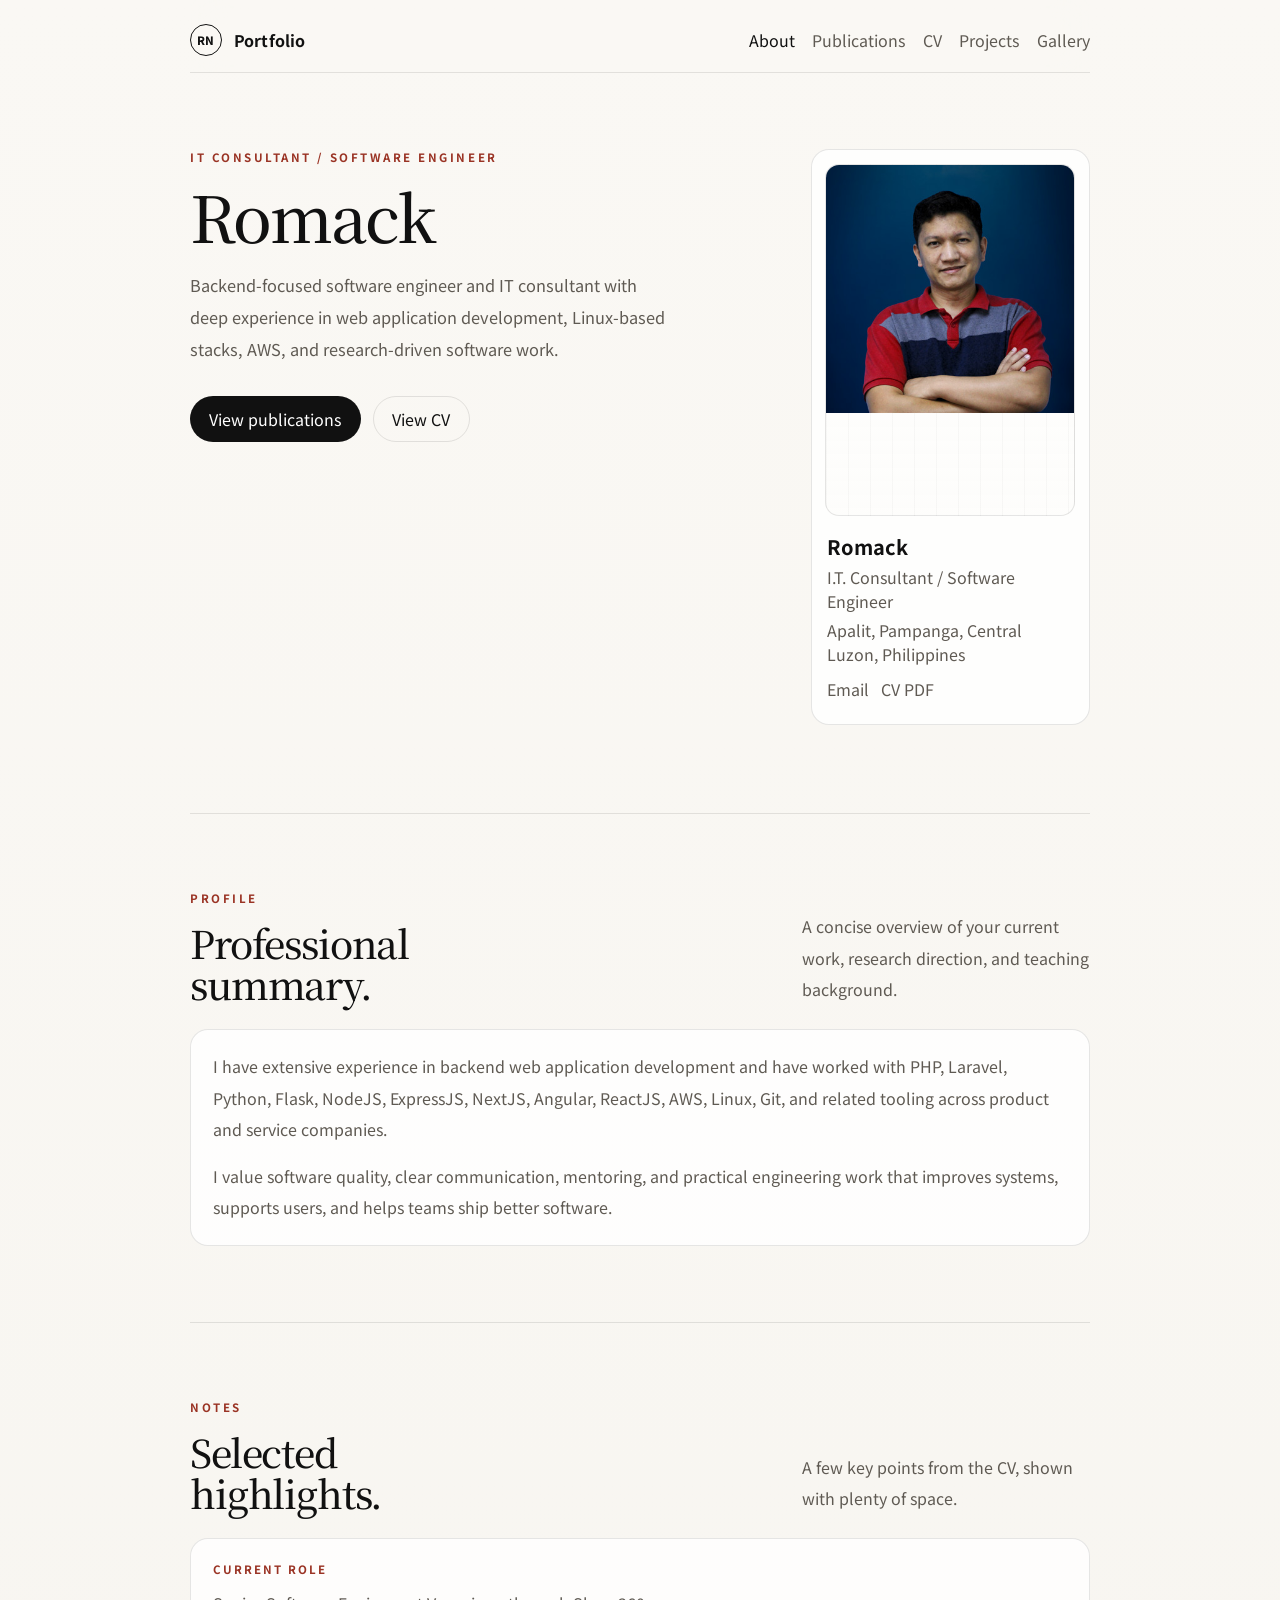
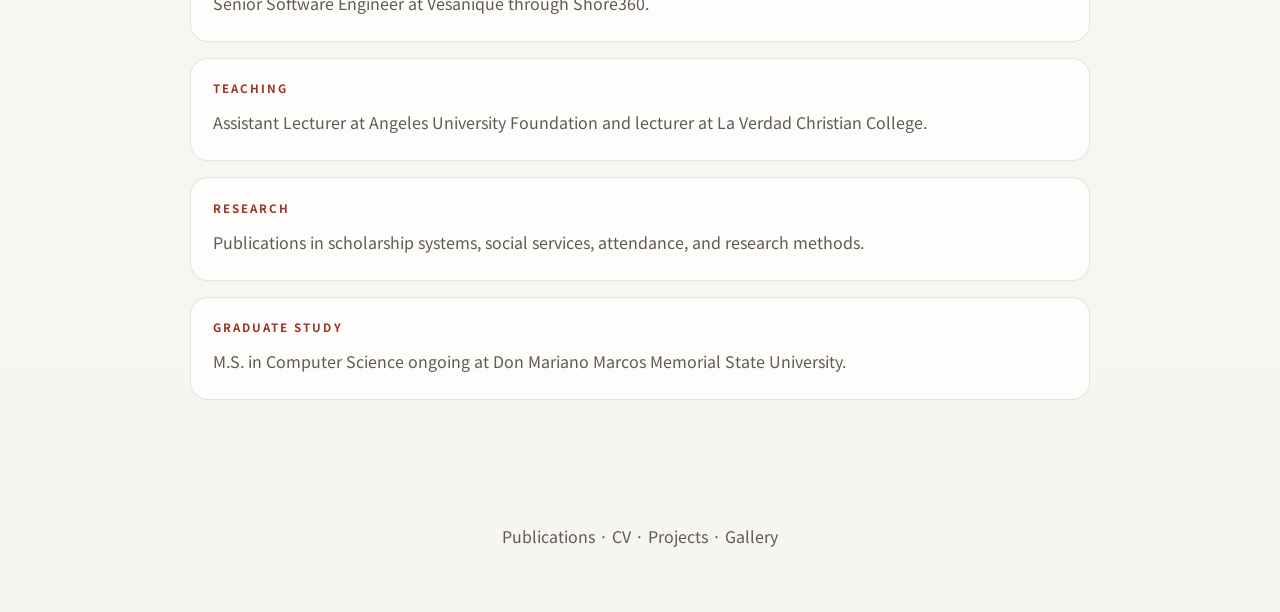
<file: index.html>
<!DOCTYPE html>
<html lang="en">
  <head>
    <meta charset="UTF-8" />
    <meta name="viewport" content="width=device-width, initial-scale=1.0" />
    <meta
      name="description"
      content="A minimalist portfolio and CV inspired by a spacious editorial layout."
    />
    <title>About | Portfolio</title>
    <link rel="preconnect" href="https://fonts.googleapis.com" />
    <link rel="preconnect" href="https://fonts.gstatic.com" crossorigin />
    <link
      href="https://fonts.googleapis.com/css2?family=Noto+Sans+JP:wght@400;500;700;900&family=Noto+Serif+JP:wght@400;500;600;700&display=swap"
      rel="stylesheet"
    />
    <link rel="stylesheet" href="styles.css" />
  </head>
  <body>
    <header class="topbar">
      <a class="brand" href="index.html">
        <span class="brand-mark">RN</span>
        <span class="brand-text">Portfolio</span>
      </a>
      <nav class="nav">
        <a href="index.html" aria-current="page">About</a>
        <a href="publications.html">Publications</a>
        <a href="cv.html">CV</a>
        <a href="projects.html">Projects</a>
        <a href="gallery.html">Gallery</a>
      </nav>
    </header>

    <main>
      <section class="section hero">
        <div class="hero-copy reveal">
          <p class="eyebrow">IT Consultant / Software Engineer</p>
          <h1>Romack</h1>
          <p class="lede">
            Backend-focused software engineer and IT consultant with deep experience in web
            application development, Linux-based stacks, AWS, and research-driven software work.
          </p>
          <div class="hero-actions">
            <a class="button primary" href="publications.html">View publications</a>
            <a class="button secondary" href="cv.html">View CV</a>
          </div>
        </div>

        <aside class="profile-card reveal">
          <div class="profile-portrait">
            <img src="assets/profile.jpg" alt="Romack Natividad portrait" />
          </div>
          <div class="profile-meta">
            <p class="name">Romack</p>
            <p class="title">I.T. Consultant / Software Engineer</p>
            <p class="location">Apalit, Pampanga, Central Luzon, Philippines</p>
          </div>
          <div class="profile-links">
            <a href="mailto:romacknatividad@gmail.com">Email</a>
            <a
              href="https://drive.google.com/file/d/1XUiBuCfFqcg6ziyeZ5r28GScBcS6tUC1/view?usp=sharing"
              >CV PDF</a
            >
          </div>
        </aside>
      </section>

      <section class="section reveal">
        <div class="section-heading">
          <div>
            <p class="section-label">Profile</p>
            <h2>Professional summary.</h2>
          </div>
          <p class="section-note">
            A concise overview of your current work, research direction, and teaching background.
          </p>
        </div>
        <div class="content-panel">
          <p>
            I have extensive experience in backend web application development and have worked
            with PHP, Laravel, Python, Flask, NodeJS, ExpressJS, NextJS, Angular, ReactJS, AWS,
            Linux, Git, and related tooling across product and service companies.
          </p>
          <p>
            I value software quality, clear communication, mentoring, and practical engineering
            work that improves systems, supports users, and helps teams ship better software.
          </p>
        </div>
      </section>

      <section class="section reveal">
        <div class="section-heading">
          <div>
            <p class="section-label">Notes</p>
            <h2>Selected highlights.</h2>
          </div>
          <p class="section-note">A few key points from the CV, shown with plenty of space.</p>
        </div>
        <div id="highlights" class="highlight-grid"></div>
      </section>
    </main>

    <footer class="footer">
      <p>
        <a href="publications.html">Publications</a> · <a href="cv.html">CV</a> ·
        <a href="projects.html">Projects</a> · <a href="gallery.html">Gallery</a>
      </p>
    </footer>

    <script src="script.js"></script>
  </body>
</html>
</file>
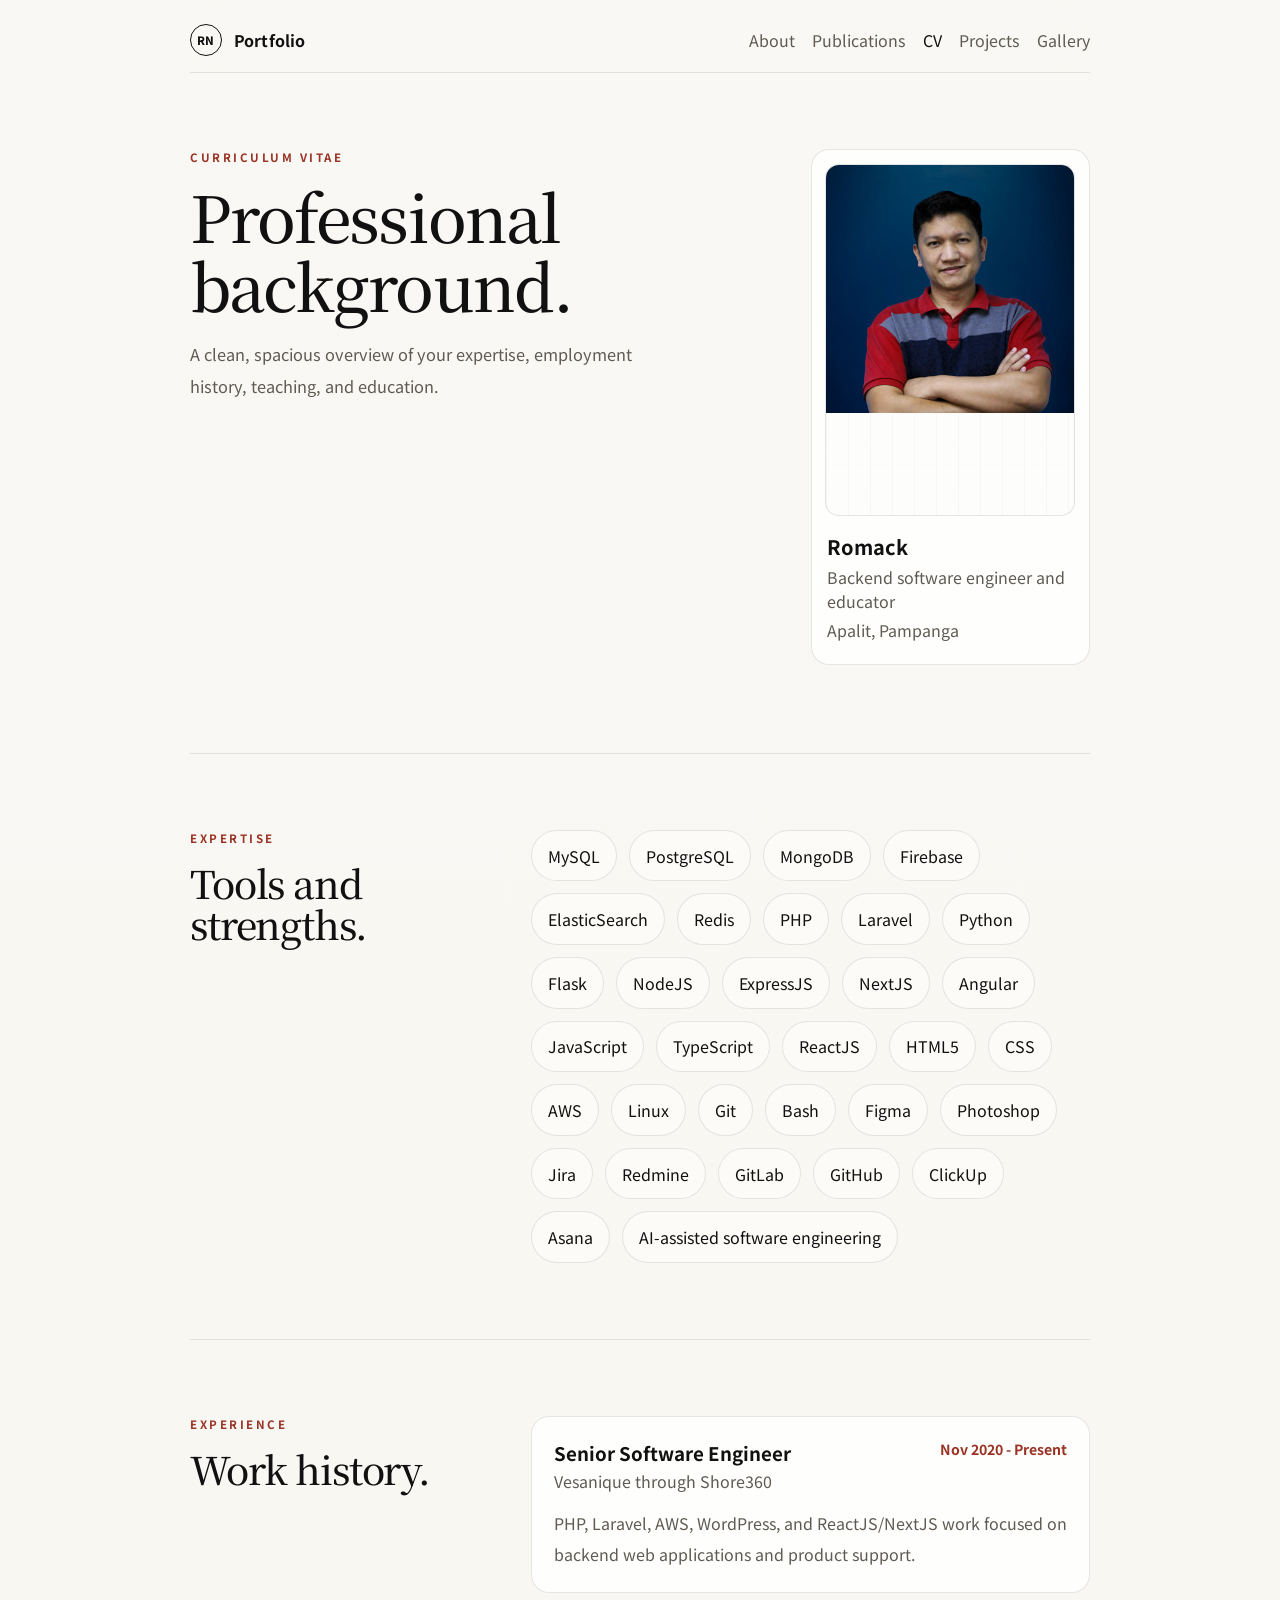
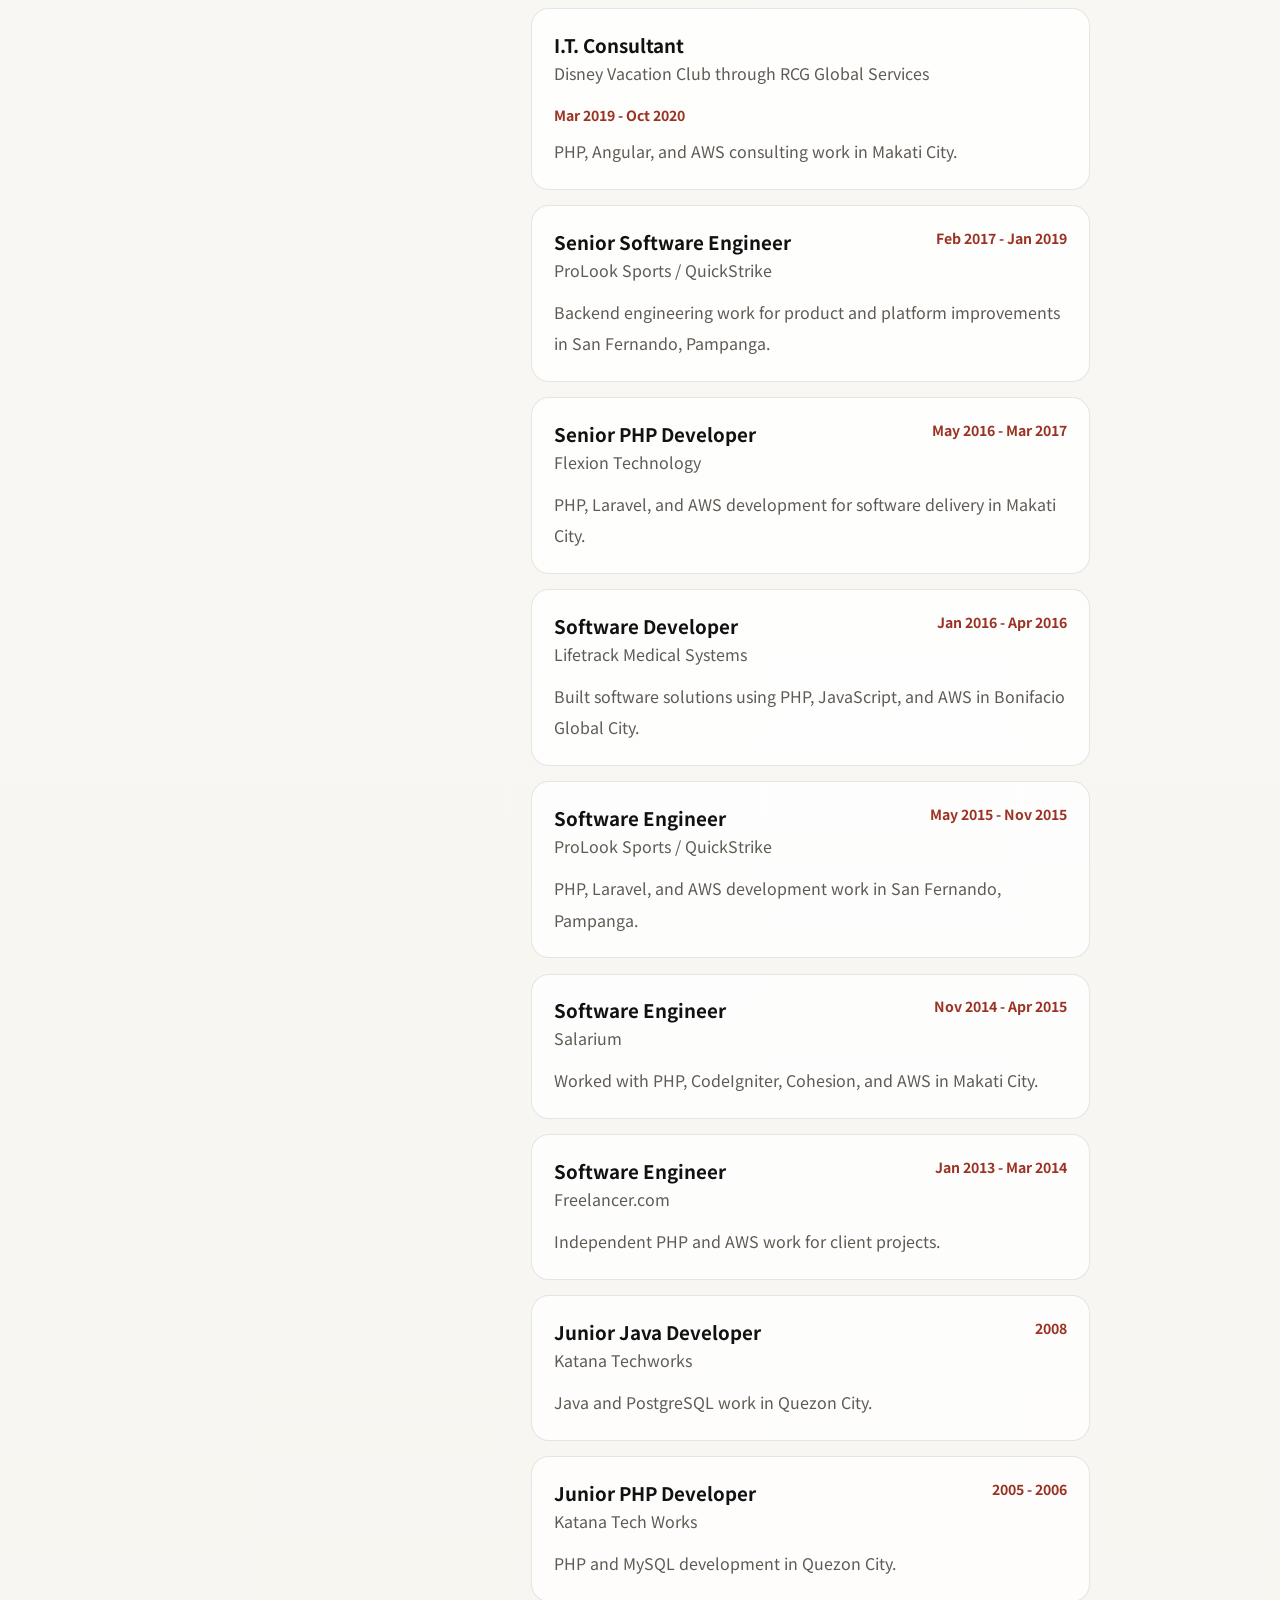
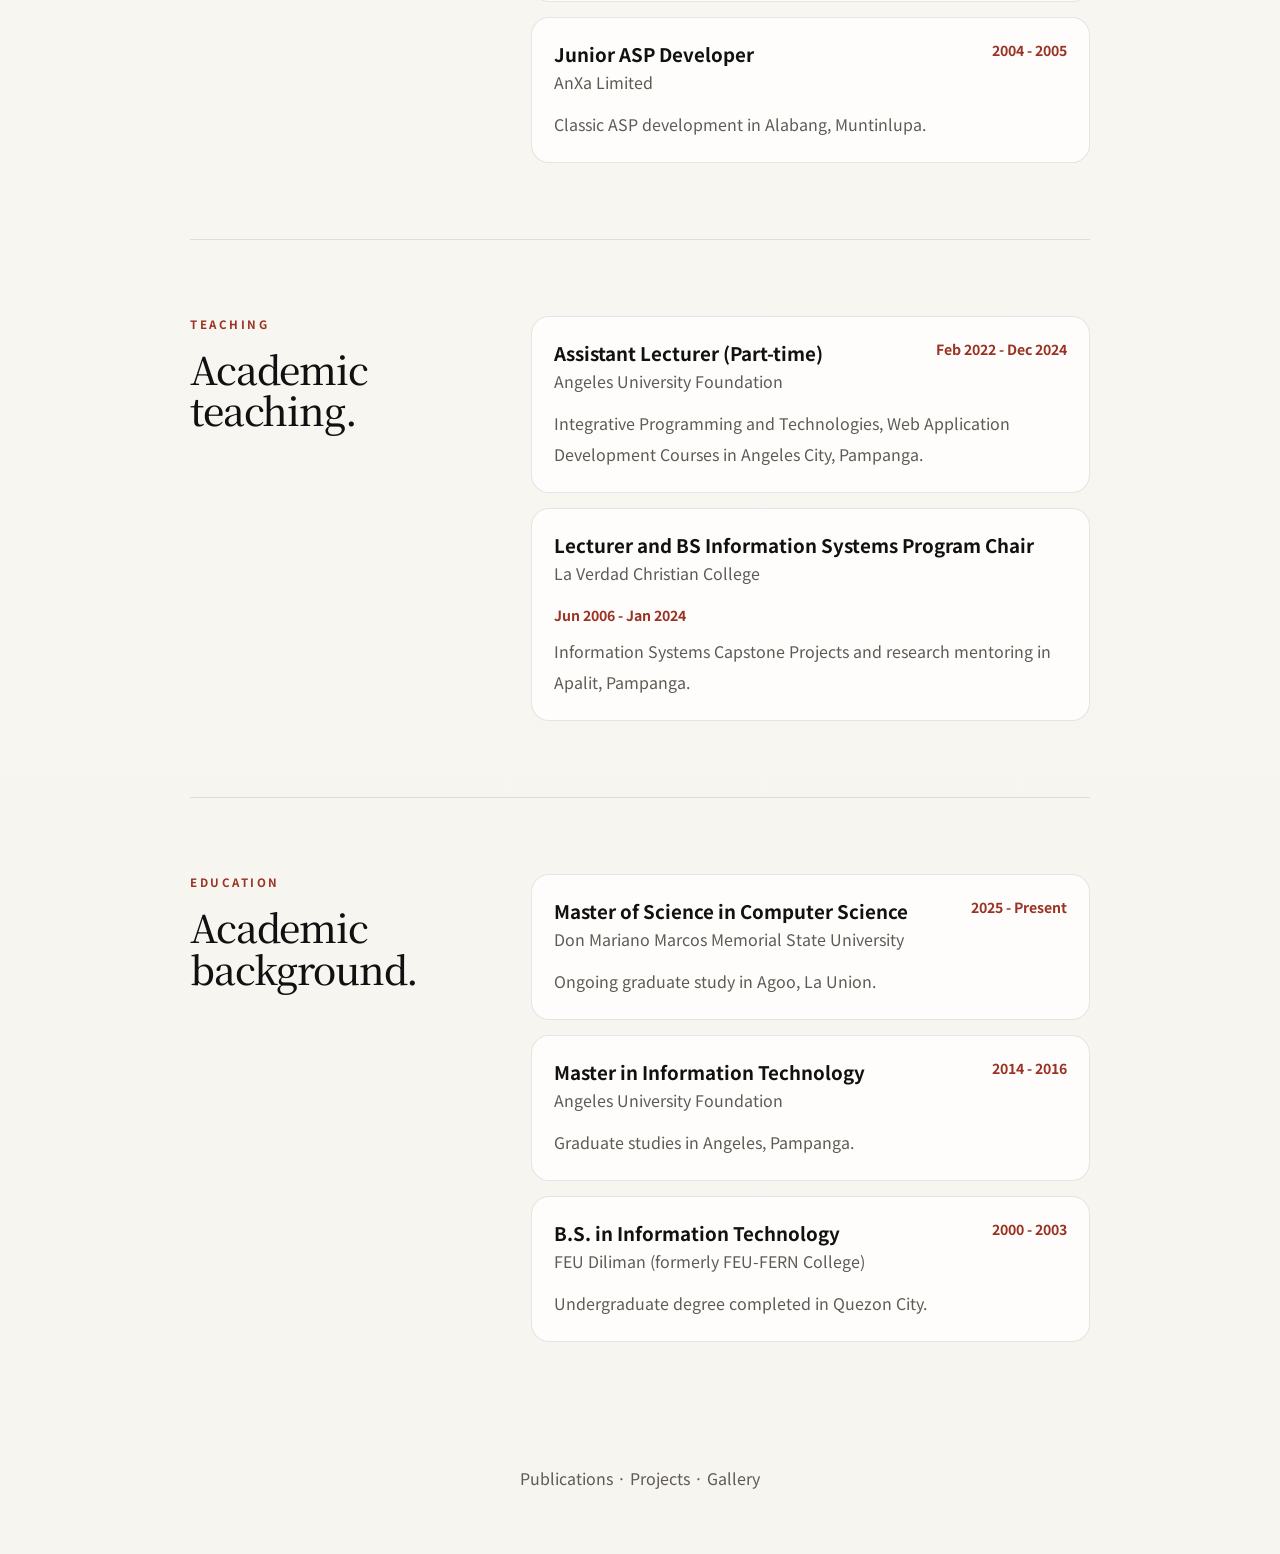
<file: cv.html>
<!DOCTYPE html>
<html lang="en">
  <head>
    <meta charset="UTF-8" />
    <meta name="viewport" content="width=device-width, initial-scale=1.0" />
    <meta
      name="description"
      content="CV page including expertise, work history, teaching, and education."
    />
    <title>CV | Portfolio</title>
    <link rel="preconnect" href="https://fonts.googleapis.com" />
    <link rel="preconnect" href="https://fonts.gstatic.com" crossorigin />
    <link
      href="https://fonts.googleapis.com/css2?family=Noto+Sans+JP:wght@400;500;700;900&family=Noto+Serif+JP:wght@400;500;600;700&display=swap"
      rel="stylesheet"
    />
    <link rel="stylesheet" href="styles.css" />
  </head>
  <body>
    <header class="topbar">
      <a class="brand" href="index.html">
        <span class="brand-mark">RN</span>
        <span class="brand-text">Portfolio</span>
      </a>
      <nav class="nav">
        <a href="index.html">About</a>
        <a href="publications.html">Publications</a>
        <a href="cv.html" aria-current="page">CV</a>
        <a href="projects.html">Projects</a>
        <a href="gallery.html">Gallery</a>
      </nav>
    </header>

    <main>
      <section class="section hero">
        <div class="hero-copy reveal">
          <p class="eyebrow">Curriculum Vitae</p>
          <h1>Professional background.</h1>
          <p class="lede">
            A clean, spacious overview of your expertise, employment history, teaching, and
            education.
          </p>
        </div>
        <aside class="profile-card reveal">
          <div class="profile-portrait">
            <img src="assets/profile.jpg" alt="Romack Natividad portrait" />
          </div>
          <div class="profile-meta">
            <p class="name">Romack</p>
            <p class="title">Backend software engineer and educator</p>
            <p class="location">Apalit, Pampanga</p>
          </div>
        </aside>
      </section>

      <section class="section split reveal">
        <div>
          <p class="section-label">Expertise</p>
          <h2>Tools and strengths.</h2>
        </div>
        <div id="expertise" class="chips"></div>
      </section>

      <section class="section split reveal">
        <div>
          <p class="section-label">Experience</p>
          <h2>Work history.</h2>
        </div>
        <div class="timeline" id="experience-list"></div>
      </section>

      <section class="section split reveal">
        <div>
          <p class="section-label">Teaching</p>
          <h2>Academic teaching.</h2>
        </div>
        <div class="timeline" id="teaching-list"></div>
      </section>

      <section class="section split reveal">
        <div>
          <p class="section-label">Education</p>
          <h2>Academic background.</h2>
        </div>
        <div class="timeline" id="education-list"></div>
      </section>
    </main>

    <footer class="footer">
      <p><a href="publications.html">Publications</a> · <a href="projects.html">Projects</a> · <a href="gallery.html">Gallery</a></p>
    </footer>

    <script src="script.js"></script>
  </body>
</html>
</file>
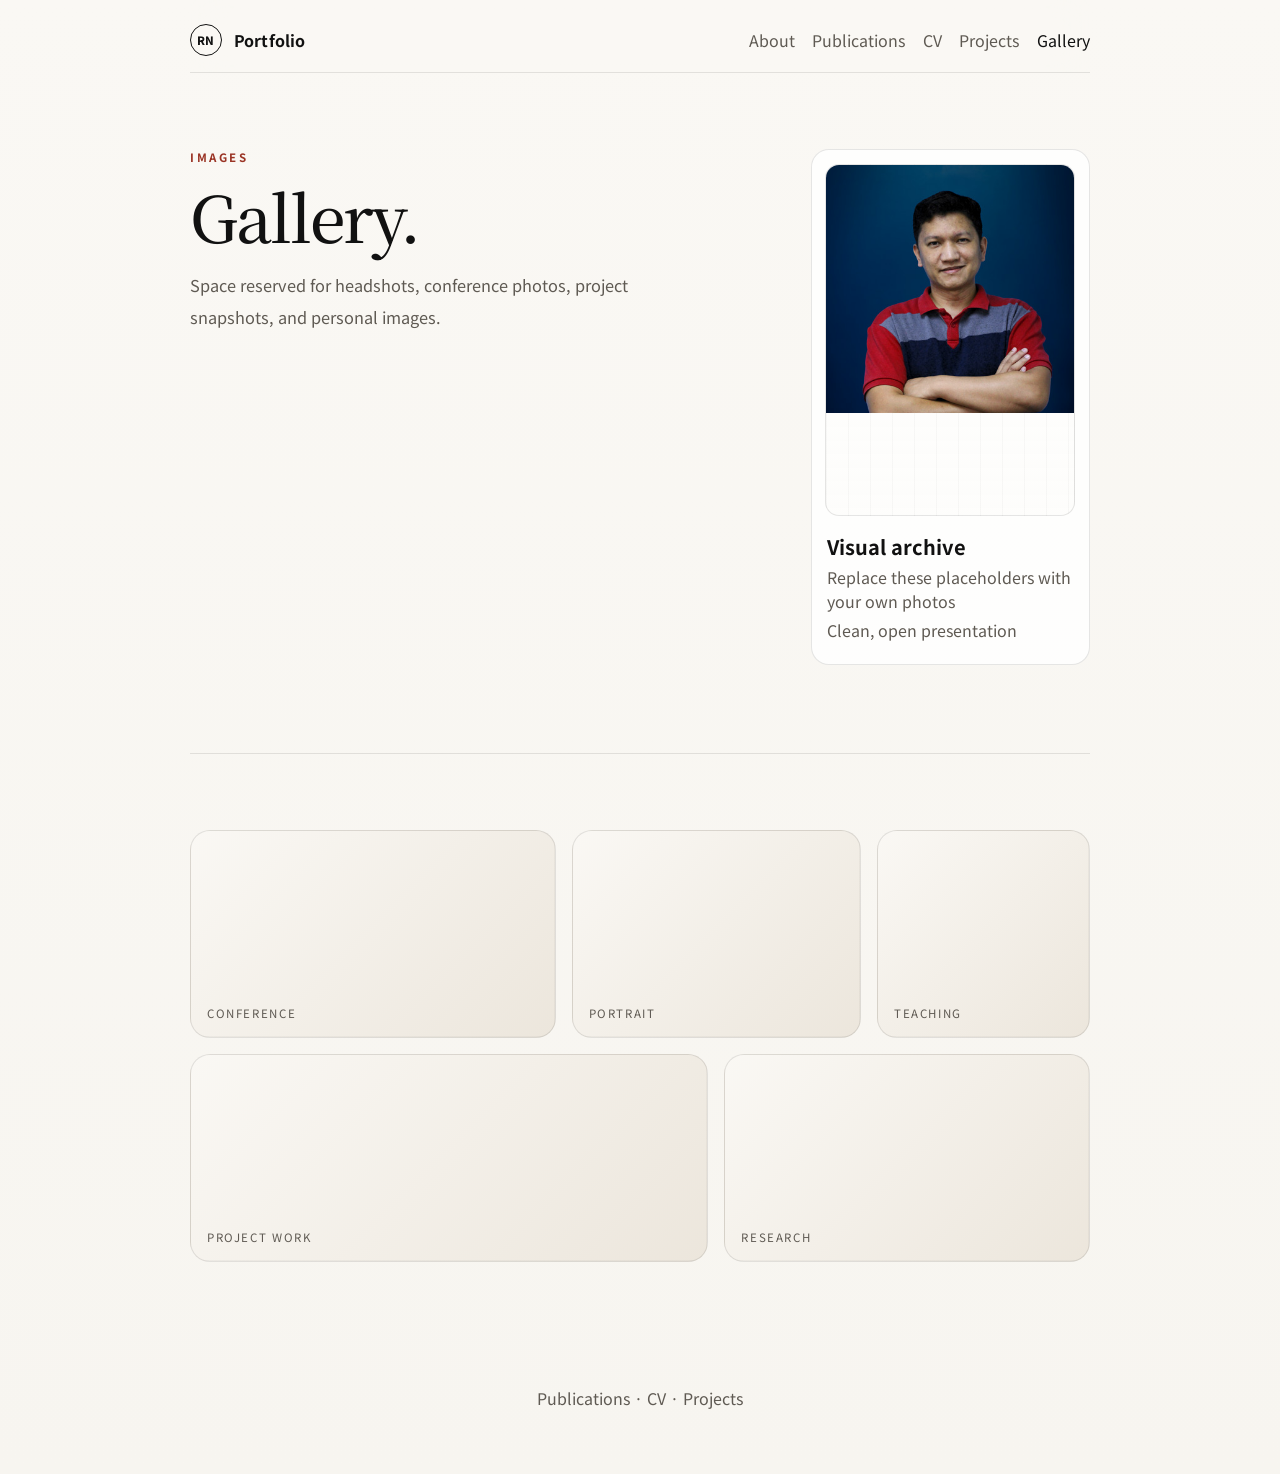
<file: gallery.html>
<!DOCTYPE html>
<html lang="en">
  <head>
    <meta charset="UTF-8" />
    <meta name="viewport" content="width=device-width, initial-scale=1.0" />
    <meta
      name="description"
      content="Gallery page with spacious placeholders for photos."
    />
    <title>Gallery | Portfolio</title>
    <link rel="preconnect" href="https://fonts.googleapis.com" />
    <link rel="preconnect" href="https://fonts.gstatic.com" crossorigin />
    <link
      href="https://fonts.googleapis.com/css2?family=Noto+Sans+JP:wght@400;500;700;900&family=Noto+Serif+JP:wght@400;500;600;700&display=swap"
      rel="stylesheet"
    />
    <link rel="stylesheet" href="styles.css" />
  </head>
  <body>
    <header class="topbar">
      <a class="brand" href="index.html">
        <span class="brand-mark">RN</span>
        <span class="brand-text">Portfolio</span>
      </a>
      <nav class="nav">
        <a href="index.html">About</a>
        <a href="publications.html">Publications</a>
        <a href="cv.html">CV</a>
        <a href="projects.html">Projects</a>
        <a href="gallery.html" aria-current="page">Gallery</a>
      </nav>
    </header>

    <main>
      <section class="section hero">
        <div class="hero-copy reveal">
          <p class="eyebrow">Images</p>
          <h1>Gallery.</h1>
          <p class="lede">
            Space reserved for headshots, conference photos, project snapshots, and personal
            images.
          </p>
        </div>
        <aside class="profile-card reveal">
          <div class="profile-portrait">
            <img src="assets/profile.jpg" alt="Romack Natividad portrait" />
          </div>
          <div class="profile-meta">
            <p class="name">Visual archive</p>
            <p class="title">Replace these placeholders with your own photos</p>
            <p class="location">Clean, open presentation</p>
          </div>
        </aside>
      </section>

      <section class="section reveal">
        <div id="gallery-grid" class="gallery"></div>
      </section>
    </main>

    <footer class="footer">
      <p><a href="publications.html">Publications</a> · <a href="cv.html">CV</a> · <a href="projects.html">Projects</a></p>
    </footer>

    <script src="script.js"></script>
  </body>
</html>
</file>
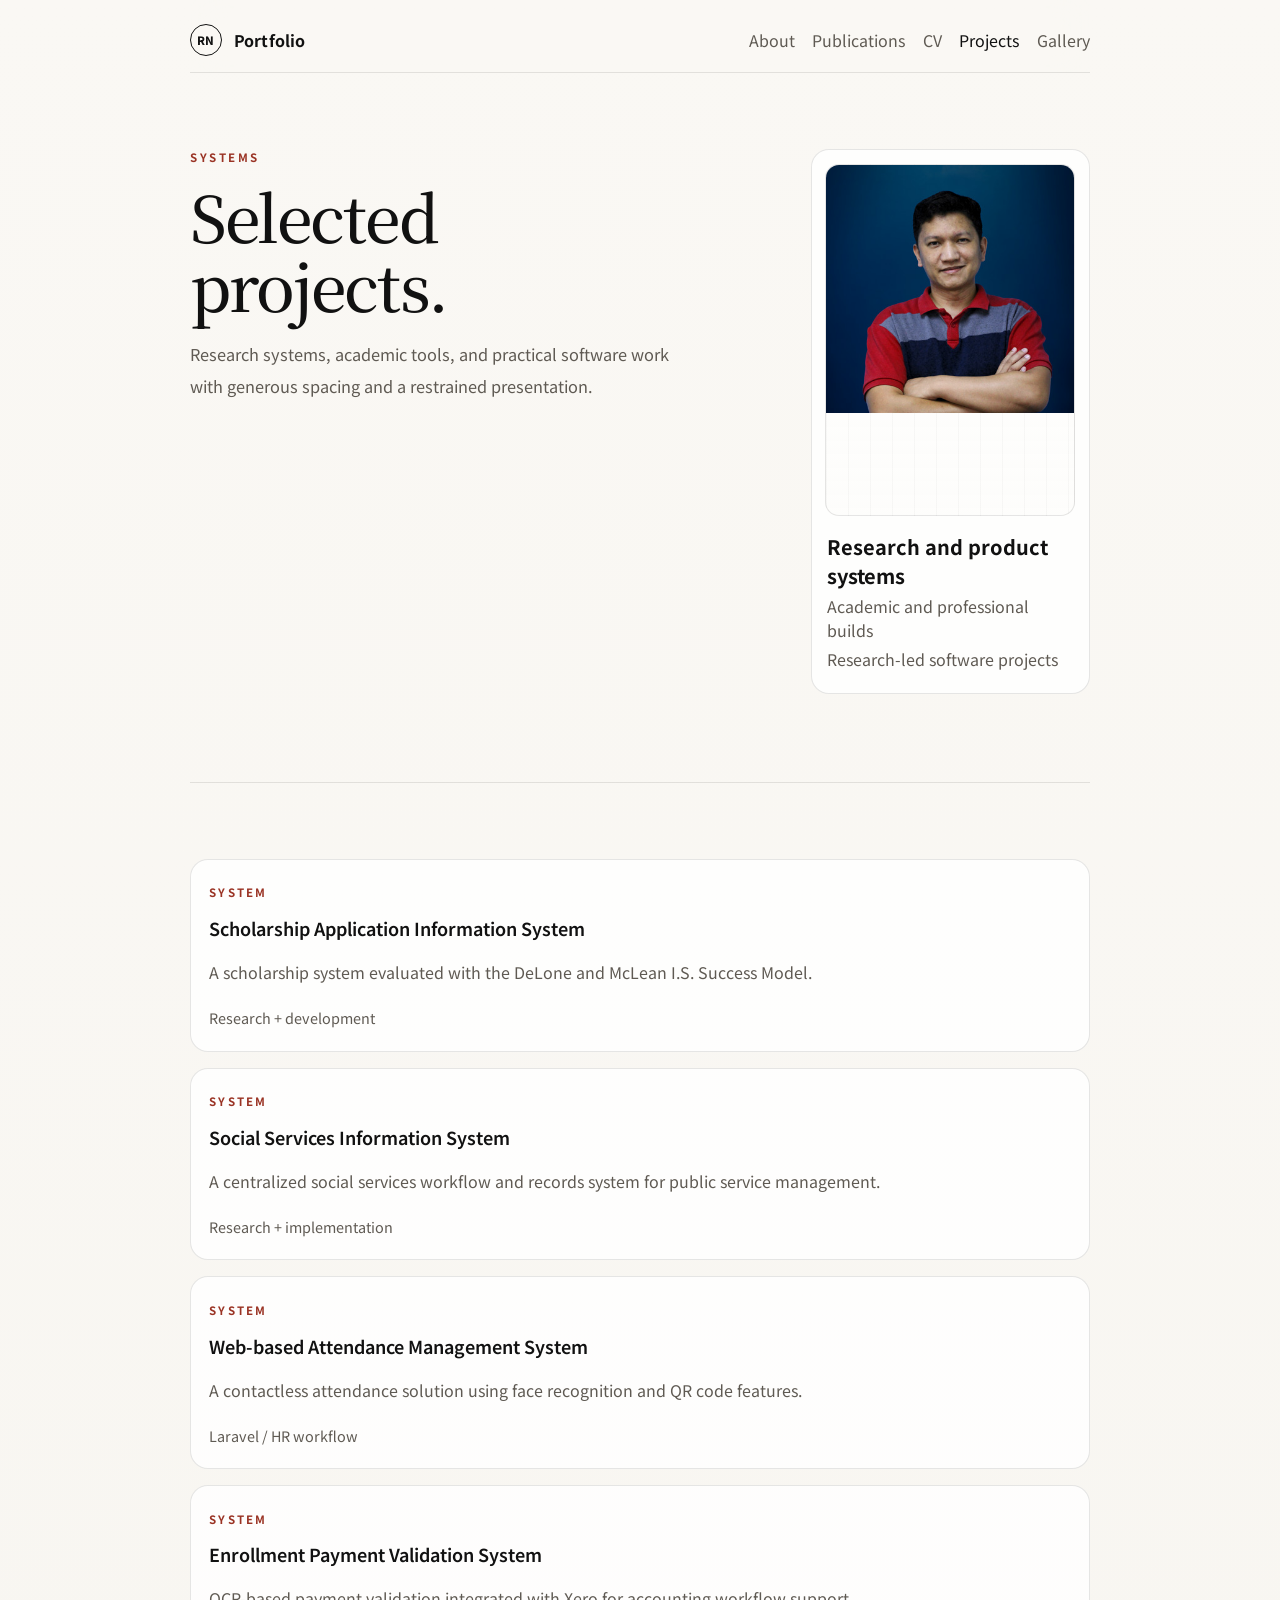
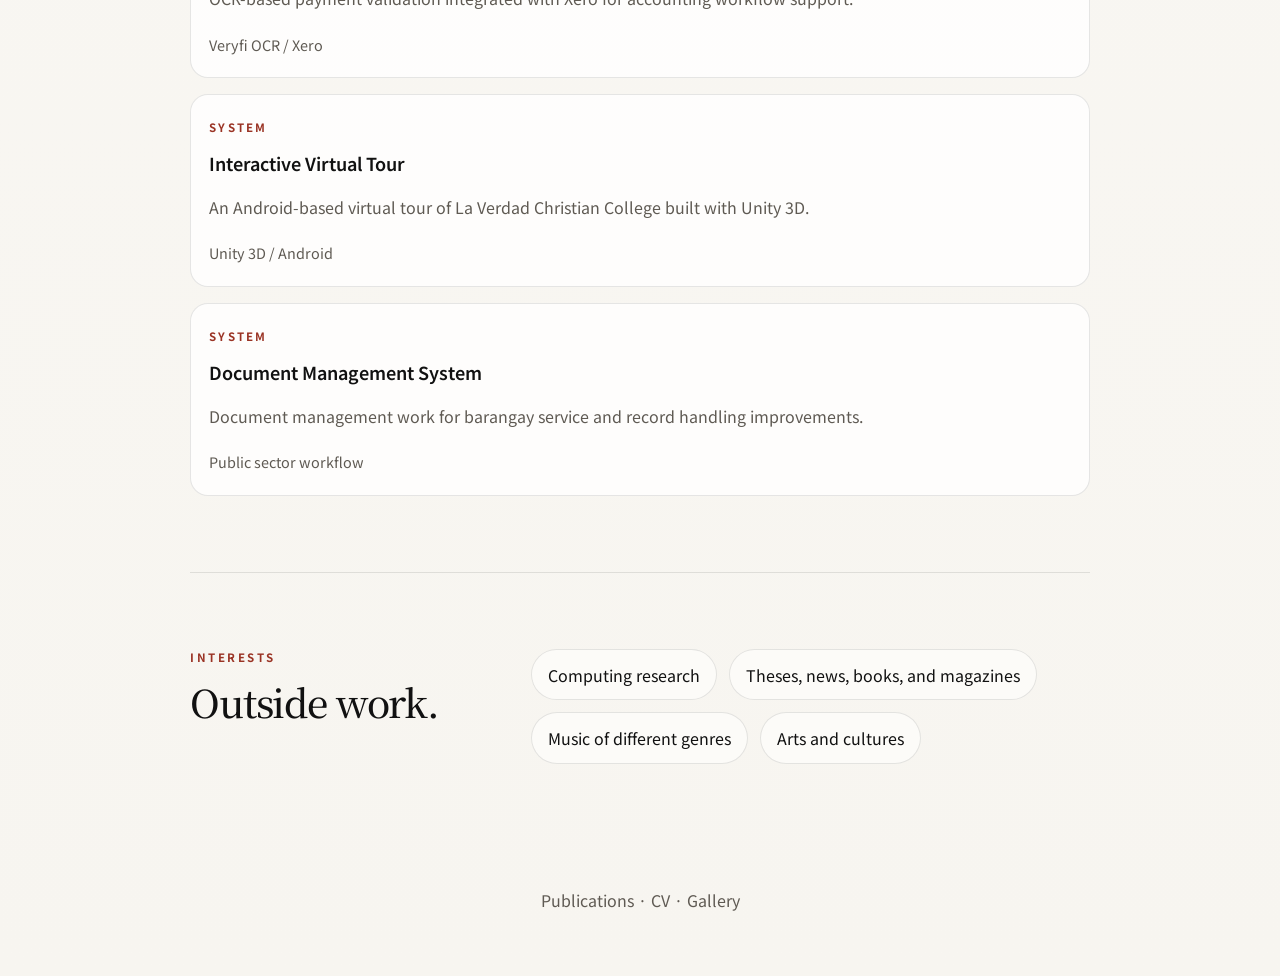
<file: projects.html>
<!DOCTYPE html>
<html lang="en">
  <head>
    <meta charset="UTF-8" />
    <meta name="viewport" content="width=device-width, initial-scale=1.0" />
    <meta
      name="description"
      content="Projects page with selected systems and interests."
    />
    <title>Projects | Portfolio</title>
    <link rel="preconnect" href="https://fonts.googleapis.com" />
    <link rel="preconnect" href="https://fonts.gstatic.com" crossorigin />
    <link
      href="https://fonts.googleapis.com/css2?family=Noto+Sans+JP:wght@400;500;700;900&family=Noto+Serif+JP:wght@400;500;600;700&display=swap"
      rel="stylesheet"
    />
    <link rel="stylesheet" href="styles.css" />
  </head>
  <body>
    <header class="topbar">
      <a class="brand" href="index.html">
        <span class="brand-mark">RN</span>
        <span class="brand-text">Portfolio</span>
      </a>
      <nav class="nav">
        <a href="index.html">About</a>
        <a href="publications.html">Publications</a>
        <a href="cv.html">CV</a>
        <a href="projects.html" aria-current="page">Projects</a>
        <a href="gallery.html">Gallery</a>
      </nav>
    </header>

    <main>
      <section class="section hero">
        <div class="hero-copy reveal">
          <p class="eyebrow">Systems</p>
          <h1>Selected projects.</h1>
          <p class="lede">
            Research systems, academic tools, and practical software work with generous spacing and
            a restrained presentation.
          </p>
        </div>
        <aside class="profile-card reveal">
          <div class="profile-portrait">
            <img src="assets/profile.jpg" alt="Romack Natividad portrait" />
          </div>
          <div class="profile-meta">
            <p class="name">Research and product systems</p>
            <p class="title">Academic and professional builds</p>
            <p class="location">Research-led software projects</p>
          </div>
        </aside>
      </section>

      <section class="section reveal">
        <div id="projects-grid" class="grid"></div>
      </section>

      <section class="section split reveal">
        <div>
          <p class="section-label">Interests</p>
          <h2>Outside work.</h2>
        </div>
        <div id="interests" class="chips"></div>
      </section>
    </main>

    <footer class="footer">
      <p><a href="publications.html">Publications</a> · <a href="cv.html">CV</a> · <a href="gallery.html">Gallery</a></p>
    </footer>

    <script src="script.js"></script>
  </body>
</html>
</file>
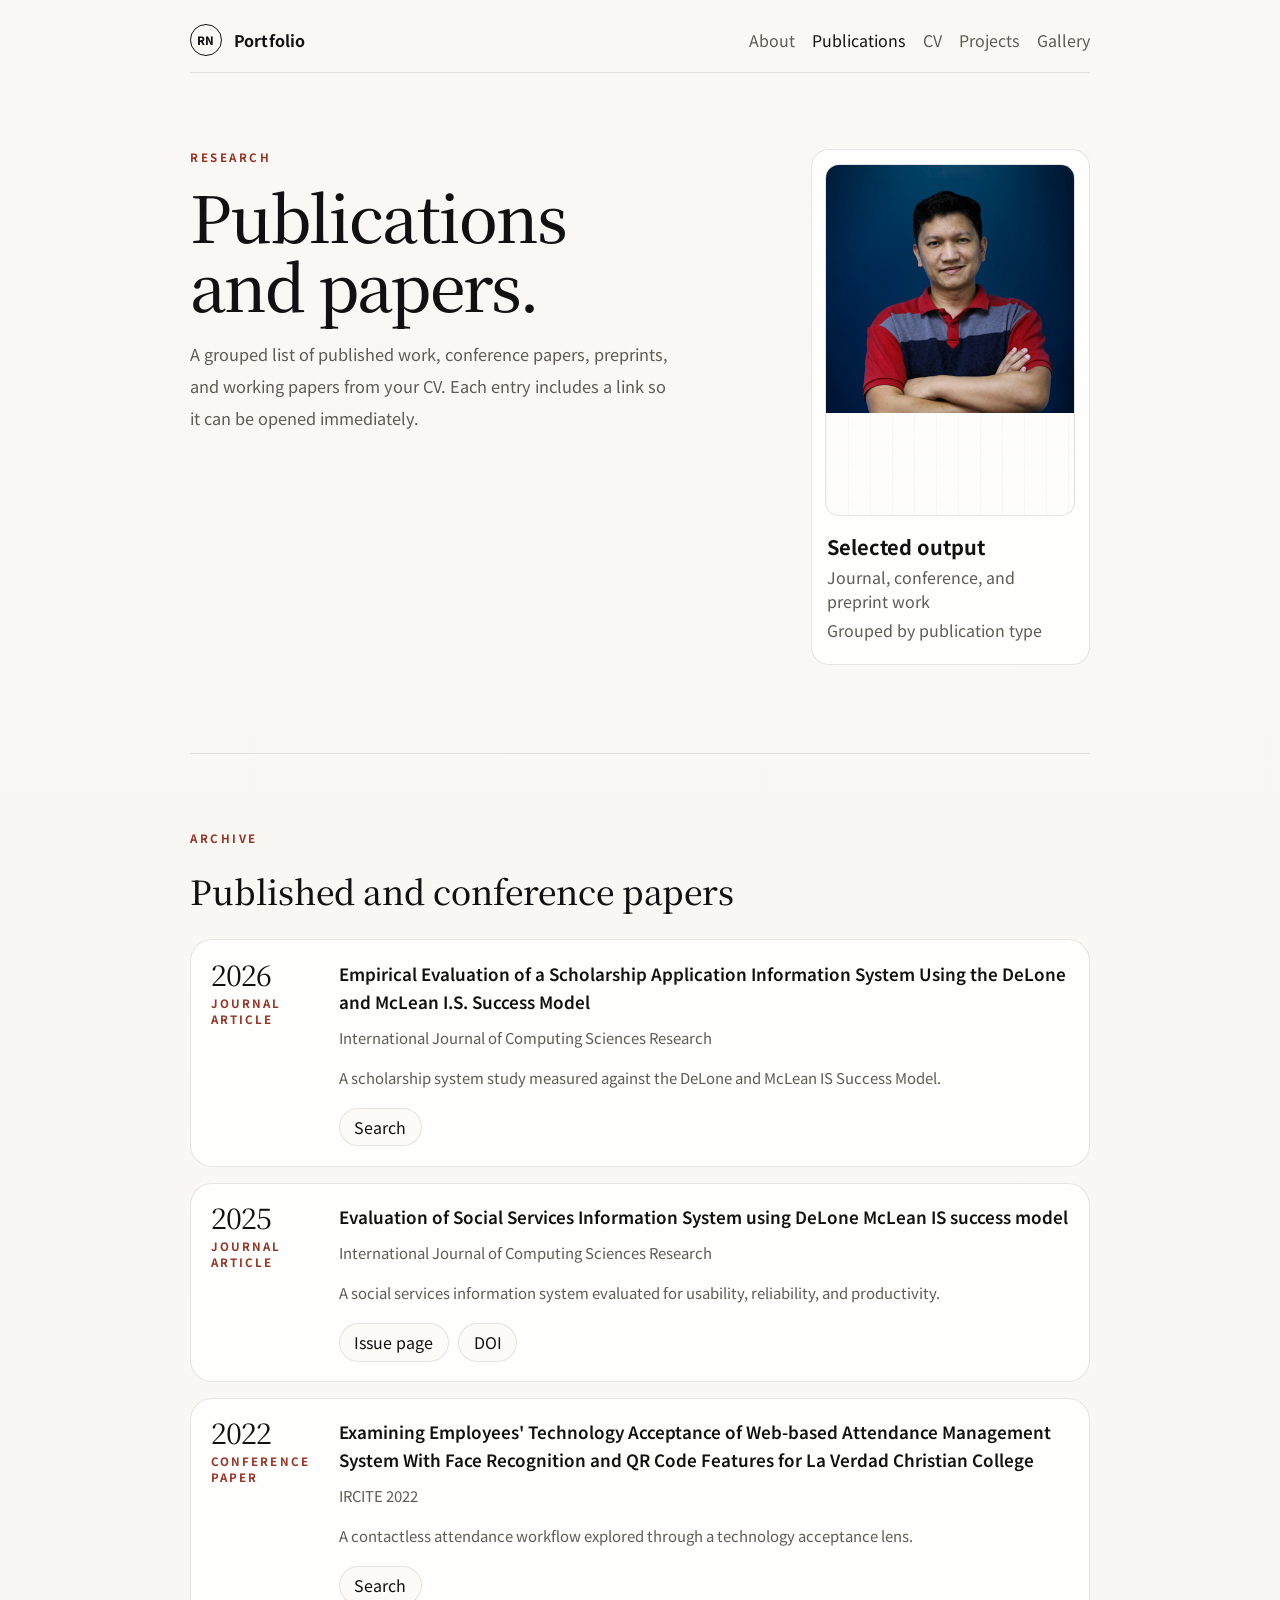
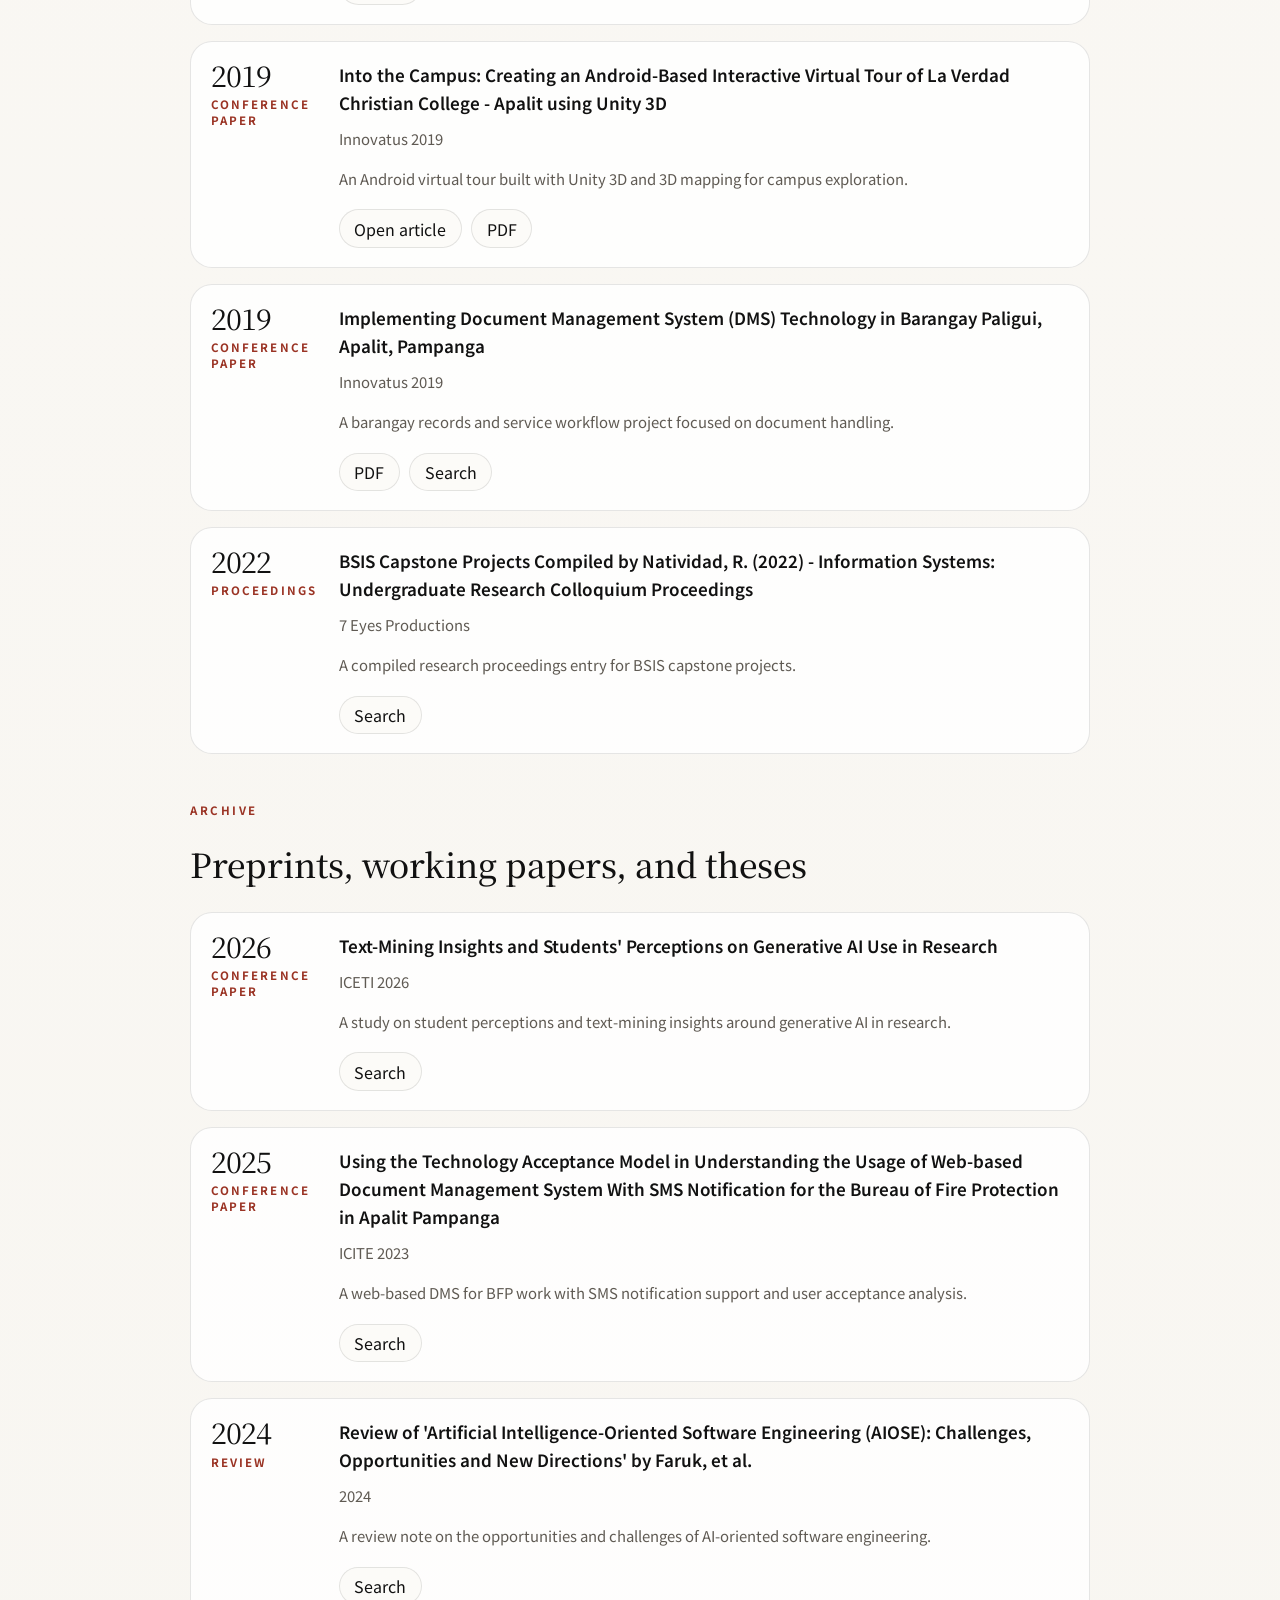
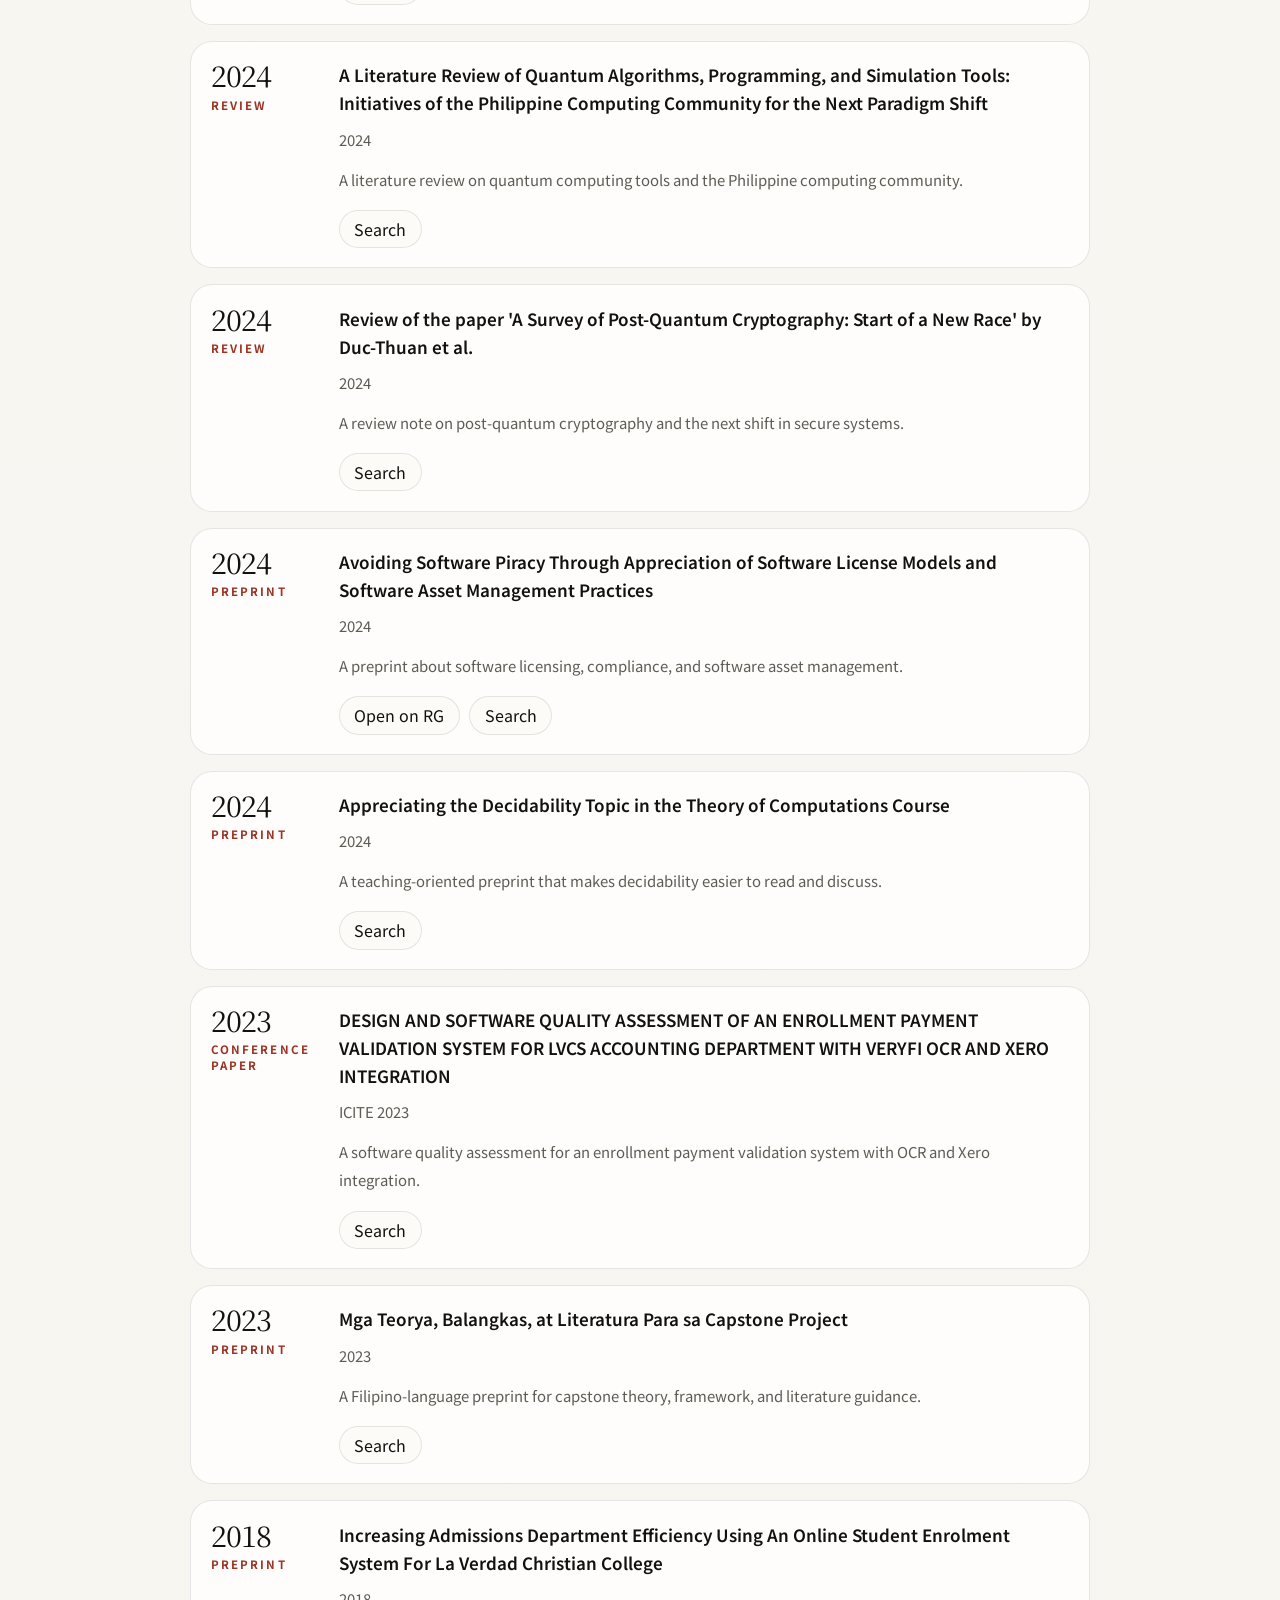
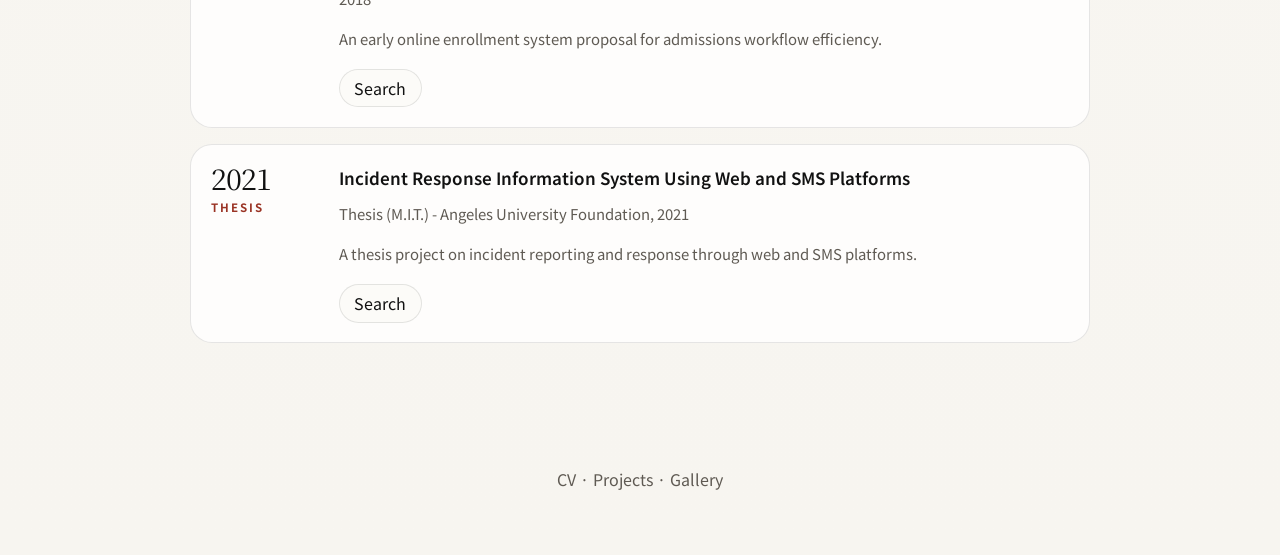
<file: publications.html>
<!DOCTYPE html>
<html lang="en">
  <head>
    <meta charset="UTF-8" />
    <meta name="viewport" content="width=device-width, initial-scale=1.0" />
    <meta
      name="description"
      content="Publications page with published and working papers."
    />
    <title>Publications | Portfolio</title>
    <link rel="preconnect" href="https://fonts.googleapis.com" />
    <link rel="preconnect" href="https://fonts.gstatic.com" crossorigin />
    <link
      href="https://fonts.googleapis.com/css2?family=Noto+Sans+JP:wght@400;500;700;900&family=Noto+Serif+JP:wght@400;500;600;700&display=swap"
      rel="stylesheet"
    />
    <link rel="stylesheet" href="styles.css" />
  </head>
  <body>
    <header class="topbar">
      <a class="brand" href="index.html">
        <span class="brand-mark">RN</span>
        <span class="brand-text">Portfolio</span>
      </a>
      <nav class="nav">
        <a href="index.html">About</a>
        <a href="publications.html" aria-current="page">Publications</a>
        <a href="cv.html">CV</a>
        <a href="projects.html">Projects</a>
        <a href="gallery.html">Gallery</a>
      </nav>
    </header>

    <main>
      <section class="section hero">
        <div class="hero-copy reveal">
          <p class="eyebrow">Research</p>
          <h1>Publications and papers.</h1>
          <p class="lede">
            A grouped list of published work, conference papers, preprints, and working papers
            from your CV. Each entry includes a link so it can be opened immediately.
          </p>
        </div>
        <aside class="profile-card reveal">
          <div class="profile-portrait">
            <img src="assets/profile.jpg" alt="Romack Natividad portrait" />
          </div>
          <div class="profile-meta">
            <p class="name">Selected output</p>
            <p class="title">Journal, conference, and preprint work</p>
            <p class="location">Grouped by publication type</p>
          </div>
        </aside>
      </section>

      <section class="section reveal">
        <div id="publications"></div>
      </section>
    </main>

    <footer class="footer">
      <p><a href="cv.html">CV</a> · <a href="projects.html">Projects</a> · <a href="gallery.html">Gallery</a></p>
    </footer>

    <script src="script.js"></script>
  </body>
</html>
</file>
<file: styles.css>
:root {
  color-scheme: light;
  --bg: #f7f5f0;
  --surface: rgba(255, 255, 255, 0.8);
  --surface-strong: #fcfbf8;
  --text: #111111;
  --muted: #5f5a53;
  --line: rgba(17, 17, 17, 0.1);
  --accent: #9a3324;
  --max: 900px;
  --radius: 18px;
}

* {
  box-sizing: border-box;
}

html {
  scroll-behavior: smooth;
}

body {
  margin: 0;
  font-family: "Noto Sans JP", system-ui, sans-serif;
  background:
    linear-gradient(180deg, #faf8f4 0%, var(--bg) 100%);
  color: var(--text);
}

a {
  color: inherit;
  text-decoration: none;
}

img {
  max-width: 100%;
  display: block;
}

.topbar,
.section,
.footer {
  width: min(calc(100% - 2rem), var(--max));
  margin: 0 auto;
}

.topbar {
  display: flex;
  justify-content: space-between;
  align-items: center;
  gap: 1rem;
  padding: 1.5rem 0 1rem;
  border-bottom: 1px solid var(--line);
  position: sticky;
  top: 0;
  backdrop-filter: blur(18px);
  background: rgba(250, 248, 244, 0.84);
  z-index: 10;
}

.brand {
  display: inline-flex;
  align-items: center;
  gap: 0.75rem;
  font-weight: 700;
  letter-spacing: 0.01em;
}

.brand-mark {
  width: 2rem;
  height: 2rem;
  display: grid;
  place-items: center;
  border: 1px solid var(--text);
  border-radius: 999px;
  font-size: 0.72rem;
  font-weight: 800;
}

.nav {
  display: flex;
  gap: 1.1rem;
  flex-wrap: wrap;
  justify-content: flex-end;
}

.nav a,
.profile-links a,
.contact-links a,
.footer a {
  color: var(--muted);
}

.nav a[aria-current="page"] {
  color: var(--text);
}

.nav a:hover,
.profile-links a:hover,
.contact-links a:hover,
.footer a:hover {
  color: var(--text);
}

.section {
  padding: 4.75rem 0;
  border-bottom: 1px solid var(--line);
}

.section:last-of-type {
  border-bottom: 0;
}

.hero {
  display: grid;
  grid-template-columns: minmax(0, 1.35fr) minmax(260px, 0.65fr);
  gap: 2.5rem;
  align-items: start;
  padding-top: 4.75rem;
  padding-bottom: 5.5rem;
}

.hero-copy h1,
.section h2 {
  font-family: "Noto Serif JP", Georgia, serif;
  line-height: 1.08;
  letter-spacing: -0.03em;
  margin: 0;
  font-weight: 500;
}

.hero-copy h1 {
  font-size: clamp(2.8rem, 5vw, 5.2rem);
  max-width: 11ch;
}

.section h2 {
  font-size: clamp(1.9rem, 3vw, 2.9rem);
  max-width: 12ch;
}

.eyebrow,
.section-label {
  margin: 0 0 1rem;
  text-transform: uppercase;
  letter-spacing: 0.22em;
  font-size: 0.72rem;
  font-weight: 700;
  color: var(--accent);
}

.lede,
.section-note,
.content-panel p,
.timeline p,
.publication-meta,
.highlight-text,
.card p,
.card .meta {
  color: var(--muted);
  line-height: 1.95;
}

.lede {
  max-width: 54ch;
  margin: 1.25rem 0 0;
  font-size: 1.02rem;
}

.hero-actions {
  display: flex;
  gap: 0.75rem;
  flex-wrap: wrap;
  margin-top: 1.9rem;
}

.button {
  display: inline-flex;
  align-items: center;
  justify-content: center;
  min-height: 2.9rem;
  padding: 0 1.15rem;
  border-radius: 999px;
  border: 1px solid var(--line);
  transition: background 180ms ease, transform 180ms ease, border-color 180ms ease;
}

.button:hover {
  transform: translateY(-1px);
}

.primary {
  background: var(--text);
  color: #fff;
  border-color: transparent;
}

.secondary {
  background: transparent;
}

.profile-card,
.content-panel,
.contact-panel,
.card,
.timeline-item,
.publication-group,
.highlight-item {
  background: var(--surface);
  border: 1px solid var(--line);
  border-radius: var(--radius);
}

.profile-card {
  padding: 0.85rem;
}

.profile-portrait {
  min-height: 22rem;
  border: 1px solid var(--line);
  border-radius: calc(var(--radius) - 4px);
  overflow: hidden;
  background:
    linear-gradient(180deg, rgba(255, 255, 255, 0.18), rgba(245, 241, 233, 0.08)),
    repeating-linear-gradient(
      90deg,
      rgba(17, 17, 17, 0.03) 0,
      rgba(17, 17, 17, 0.03) 1px,
      transparent 1px,
      transparent 22px
    );
}

.profile-portrait img {
  width: 100%;
  height: 100%;
  object-fit: cover;
  object-position: center top;
  display: block;
  filter: saturate(0.96) contrast(1.02);
}

.profile-meta {
  padding: 1rem 0.1rem 0.5rem;
}

.name {
  margin: 0;
  font-size: 1.25rem;
  font-weight: 700;
}

.title,
.location {
  margin: 0.3rem 0 0;
  color: var(--muted);
}

.profile-links,
.contact-links,
.chips {
  display: flex;
  gap: 0.75rem;
  flex-wrap: wrap;
}

.profile-links {
  padding: 0.2rem 0.1rem 0.4rem;
}

.profile-links a,
.contact-links a {
  padding-bottom: 0.1rem;
  border-bottom: 1px solid transparent;
}

.split {
  display: grid;
  grid-template-columns: minmax(220px, 0.7fr) minmax(0, 1.3fr);
  gap: 2.5rem;
  align-items: start;
}

.content-panel,
.contact-panel,
.highlight-item,
.publication-group,
.card,
.timeline-item {
  padding: 1.35rem;
}

.content-panel p:first-child,
.timeline p:first-child,
.highlight-text,
.publication-title,
.publication-meta {
  margin-top: 0;
}

.content-panel p:last-child,
.timeline p:last-child,
.highlight-text:last-child,
.publication-meta:last-child {
  margin-bottom: 0;
}

.section-heading {
  display: flex;
  justify-content: space-between;
  gap: 1.25rem;
  align-items: end;
  margin-bottom: 1.5rem;
}

.section-note {
  margin: 0;
  max-width: 32ch;
}

.highlight-grid {
  display: grid;
  gap: 1rem;
}

.highlight-item h3 {
  margin: 0 0 0.55rem;
}

.highlight-label {
  margin: 0;
  color: var(--accent);
  font-size: 0.72rem;
  text-transform: uppercase;
  letter-spacing: 0.18em;
  font-weight: 700;
}

.highlight-text {
  margin: 0.7rem 0 0;
}

.grid {
  display: grid;
  grid-template-columns: 1fr;
  gap: 1rem;
}

.card {
  padding: 1.15rem;
}

.card-type {
  display: inline-flex;
  align-items: center;
  gap: 0.4rem;
  color: var(--accent);
  font-size: 0.72rem;
  text-transform: uppercase;
  letter-spacing: 0.18em;
  font-weight: 700;
}

.card h3 {
  margin: 0.8rem 0 0.55rem;
  font-size: 1.12rem;
  line-height: 1.45;
  font-weight: 600;
}

.card .meta {
  margin-top: 0.9rem;
  font-size: 0.9rem;
}

.publication-group {
  display: grid;
  gap: 1rem;
  padding: 0;
  background: transparent;
  border: 0;
}

.publication-group + .publication-group {
  margin-top: 3rem;
}

.publication-group-head {
  display: grid;
  gap: 0.35rem;
  margin-bottom: 0.5rem;
}

.publication-group h3 {
  margin: 0;
  font-family: "Noto Serif JP", Georgia, serif;
  font-weight: 500;
  font-size: clamp(1.7rem, 2.6vw, 2.3rem);
}

.publication-list {
  display: grid;
  gap: 1rem;
}

.publication-item {
  display: grid;
  grid-template-columns: 112px minmax(0, 1fr);
  gap: 1rem;
  padding: 1.2rem 1.25rem;
  border: 1px solid var(--line);
  border-radius: calc(var(--radius) + 4px);
  background: var(--surface);
  transition: transform 180ms ease, border-color 180ms ease, background 180ms ease;
}

.publication-item:hover {
  transform: translateY(-2px);
  border-color: rgba(17, 17, 17, 0.16);
  background: rgba(255, 255, 255, 0.92);
}

.publication-rail {
  display: flex;
  flex-direction: column;
  gap: 0.4rem;
  align-items: flex-start;
  padding-right: 0.5rem;
}

.publication-year {
  font-family: "Noto Serif JP", Georgia, serif;
  font-size: 1.8rem;
  line-height: 1;
  letter-spacing: -0.03em;
}

.publication-source {
  color: var(--accent);
  font-size: 0.72rem;
  text-transform: uppercase;
  letter-spacing: 0.18em;
  font-weight: 700;
}

.publication-title {
  margin: 0;
  font-size: 1.06rem;
  line-height: 1.65;
  font-weight: 600;
}

.publication-meta {
  font-size: 0.9rem;
  margin: 0.45rem 0 0;
}

.publication-summary {
  margin: 0.75rem 0 0;
  color: var(--muted);
  line-height: 1.9;
}

.publication-links {
  display: flex;
  gap: 0.6rem;
  flex-wrap: wrap;
  margin-top: 1rem;
}

.publication-link {
  display: inline-flex;
  align-items: center;
  min-height: 2.4rem;
  padding: 0 0.9rem;
  border-radius: 999px;
  border: 1px solid var(--line);
  background: var(--surface-strong);
  color: var(--text);
}

.publication-link:hover {
  border-color: rgba(17, 17, 17, 0.2);
  background: #fff;
}

.publication-summary,
.publication-meta {
  font-size: 0.93rem;
}

.timeline {
  display: grid;
  gap: 0.95rem;
}

.timeline-item header {
  display: flex;
  justify-content: space-between;
  gap: 1rem;
  flex-wrap: wrap;
  align-items: start;
  margin-bottom: 0.7rem;
}

.timeline-item h3,
.timeline-item p {
  margin: 0;
}

.timeline-item .role {
  font-weight: 700;
}

.timeline-item .period {
  color: var(--accent);
  font-size: 0.88rem;
  font-weight: 700;
}

.chips {
  align-items: flex-start;
}

.chips .chip {
  padding: 0.8rem 1rem;
  border-radius: 999px;
  border: 1px solid var(--line);
  background: var(--surface-strong);
}

.gallery {
  display: grid;
  grid-template-columns: repeat(12, minmax(0, 1fr));
  gap: 1rem;
}

.gallery-item {
  min-height: 13rem;
  border: 1px solid var(--line);
  border-radius: 20px;
  background: linear-gradient(135deg, #faf8f4, #ece6dc);
  position: relative;
  overflow: hidden;
}

.gallery-item::before {
  content: "";
  position: absolute;
  inset: 0;
  background:
    linear-gradient(90deg, transparent 0, transparent calc(100% - 1px), rgba(17, 17, 17, 0.04) calc(100% - 1px), rgba(17, 17, 17, 0.04) 100%),
    linear-gradient(180deg, transparent 0, transparent calc(100% - 1px), rgba(17, 17, 17, 0.04) calc(100% - 1px), rgba(17, 17, 17, 0.04) 100%);
}

.gallery-item::after {
  content: attr(data-label);
  position: absolute;
  inset: auto 1rem 1rem 1rem;
  color: var(--muted);
  font-size: 0.72rem;
  letter-spacing: 0.14em;
  text-transform: uppercase;
}

.gallery-item:nth-child(1) {
  grid-column: span 5;
}

.gallery-item:nth-child(2) {
  grid-column: span 4;
}

.gallery-item:nth-child(3) {
  grid-column: span 3;
}

.gallery-item:nth-child(4) {
  grid-column: span 7;
}

.gallery-item:nth-child(5) {
  grid-column: span 5;
}

.contact-panel {
  display: flex;
  justify-content: space-between;
  align-items: center;
  gap: 1rem;
  flex-wrap: wrap;
}

.footer {
  padding: 2rem 0 3rem;
  color: var(--muted);
  text-align: center;
}

.reveal {
  animation: rise 600ms ease both;
}

@keyframes rise {
  from {
    opacity: 0;
    transform: translateY(14px);
  }
  to {
    opacity: 1;
    transform: translateY(0);
  }
}

@media (max-width: 960px) {
  .hero,
  .split,
  .section-heading,
  .contact-panel {
    grid-template-columns: 1fr;
    display: grid;
  }

  .hero {
    min-height: auto;
    padding-top: 3.5rem;
  }

  .gallery-item {
    grid-column: span 12 !important;
  }

  .publication-item {
    grid-template-columns: 1fr;
  }
}

@media (max-width: 640px) {
  .topbar {
    align-items: start;
    gap: 0.9rem;
    flex-direction: column;
  }

  .nav {
    justify-content: flex-start;
    gap: 0.85rem;
  }

  .section {
    padding: 3.5rem 0;
  }

  .hero-copy h1 {
    font-size: clamp(2.5rem, 11vw, 3.8rem);
  }

  .publication-item {
    padding: 1rem;
  }
}
</file>
